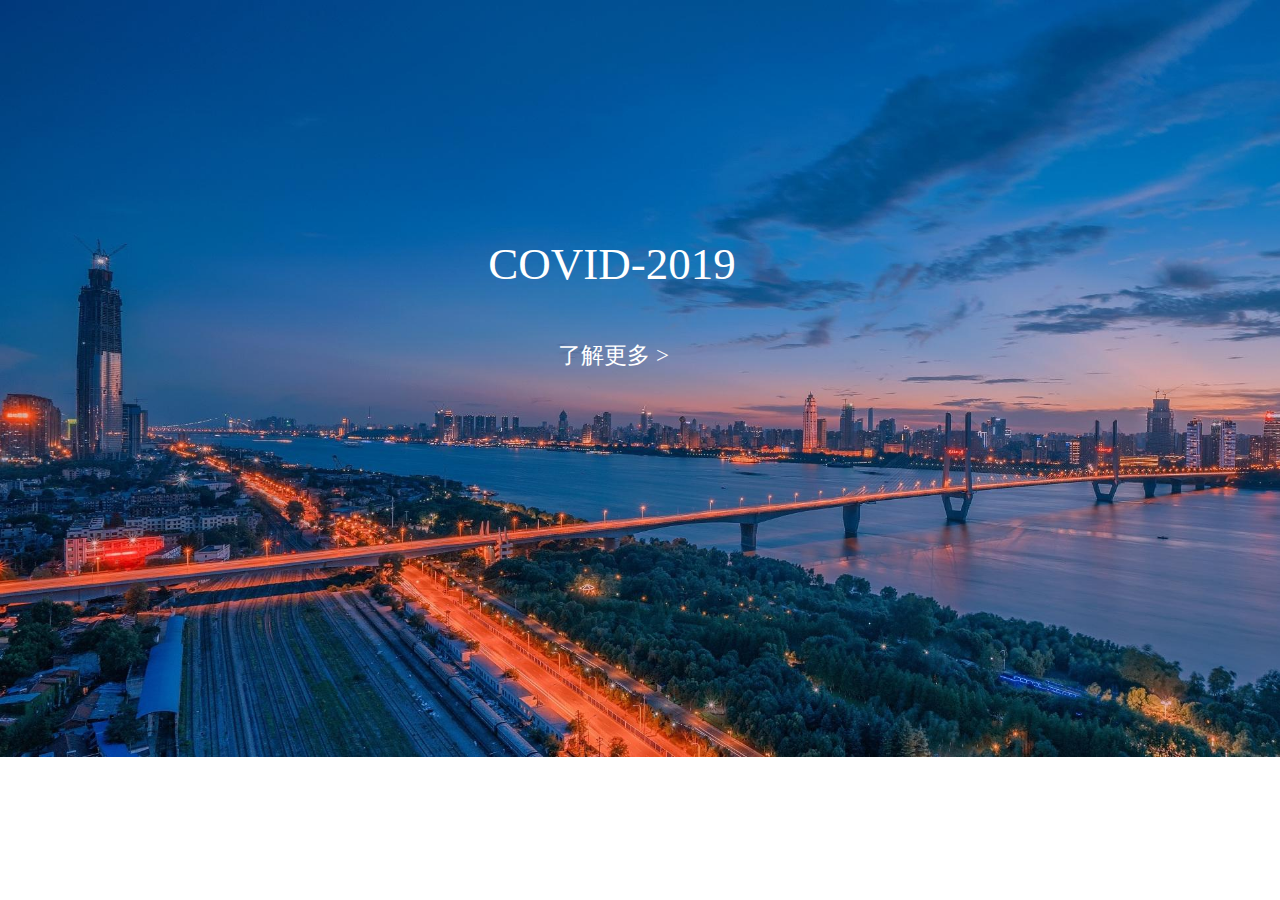
<file: index.html>
<!DOCTYPE html>
<html lang="en">
<head>
	<meta charset="UTF-8">
	<title>实验</title>
	<style>
	body{
		
		background-size: cover;
		background-image: url("image/backone.jpg");
		background-repeat: no-repeat;

	}
	.text{
		font-size: 45px;		
		height: 45px;
		width: 270px;
		color:white;
		left: 38%;
		top: 230px;
		animation:moveone ;
		
		-moz-animation: moveone 2s ;	/* Firefox */
		-webkit-animation: moveone 2s ;	/* Safari 和 Chrome */
		-o-animation: move 2s;	/* Opera */
		position: relative;
	}
	a{
		font-size: 23px;
		display: block;
		color: white;
		text-decoration: none;
		margin-top:  50px ;
		margin-left: 70px;

		animation:isshow ;
		-moz-animation: isshow 2s ;	/* Firefox */
		-webkit-animation: isshow 2s ;	/* Safari 和 Chrome */
		-o-animation: isshow 2s;	/* Opera */

		transition:font-size 1s;
		-moz-transition:font-size 1s; /* Firefox 4 */
		-webkit-transition:font-size 1s; /* Safari and Chrome */
		-o-transition:font-size 1s; /* Opera */
		visibility:visible;
	}
	a:hover{
		
		font-size: 25px;
	}
	@keyframes moveone
{
		0%   {top:0px;}	
		100% {top:230px;}
}

	@-moz-keyframes moveone /* Firefox */
		{
		0%   {top:0px;}	
		100% {top:230px;}
		}
		
		@-webkit-keyframes moveone /* Safari 和 Chrome */
		{
		0%   {top:0px;}	
		100% {top:230px;}
		}
		
		@-o-keyframes moveone /* Opera */
		{
		0%   {top:0px;}	
		100% {top:230px;}
		}
		
		@keyframes isshow
{
		0%   {visibility:hidden;}	
		100% {visibility:hidden;}
}
		
		@-webkit-keyframes moveone /* Safari 和 Chrome */
		{
		0%   {visibility:hidden;}	
		100% {visibility:hidden;}
		}
	</style>

</head>

<body  style="overflow:-Scroll;overflow-y:hidden" > 
	<div class="body">
		<div class="text" >
			COVID-2019
			<a href="HTMLS\count.html">了解更多 ></a>
		</div>
		<div>
			
		</div>
	
	</div>
	
	<script>
	
	
	</script>
</body>
</html>
<!-- <!DOCTYPE html>
<html>
<head>
<style> 
div
{
width:100px;
height:100px;
background:red;
position:relative;
animation:myfirst 5s;
-moz-animation:myfirst 5s; /* Firefox */
-webkit-animation:myfirst 5s; /* Safari and Chrome */
-o-animation:myfirst 5s; /* Opera */
}

@keyframes myfirst
{
0%   {background:red; left:0px; top:0px;}
25%  {background:yellow; left:200px; top:0px;}
50%  {background:blue; left:200px; top:200px;}
75%  {background:green; left:0px; top:200px;}
100% {background:red; left:0px; top:0px;}
}

@-moz-keyframes myfirst /* Firefox */
{
0%   {background:red; left:0px; top:0px;}
25%  {background:yellow; left:200px; top:0px;}
50%  {background:blue; left:200px; top:200px;}
75%  {background:green; left:0px; top:200px;}
100% {background:red; left:0px; top:0px;}
}

@-webkit-keyframes myfirst /* Safari and Chrome */
{
0%   {background:red; left:0px; top:0px;}
25%  {background:yellow; left:200px; top:0px;}
50%  {background:blue; left:200px; top:200px;}
75%  {background:green; left:0px; top:200px;}
100% {background:red; left:0px; top:0px;}
}

@-o-keyframes myfirst /* Opera */
{
0%   {background:red; left:0px; top:0px;}
25%  {background:yellow; left:200px; top:0px;}
50%  {background:blue; left:200px; top:200px;}
75%  {background:green; left:0px; top:200px;}
100% {background:red; left:0px; top:0px;}
}
</style>
</head>
<body>

<p><b>注释：</b>本例在 Internet Explorer 中无效。</p>

<div></div>

</body>
</html> -->
</file>
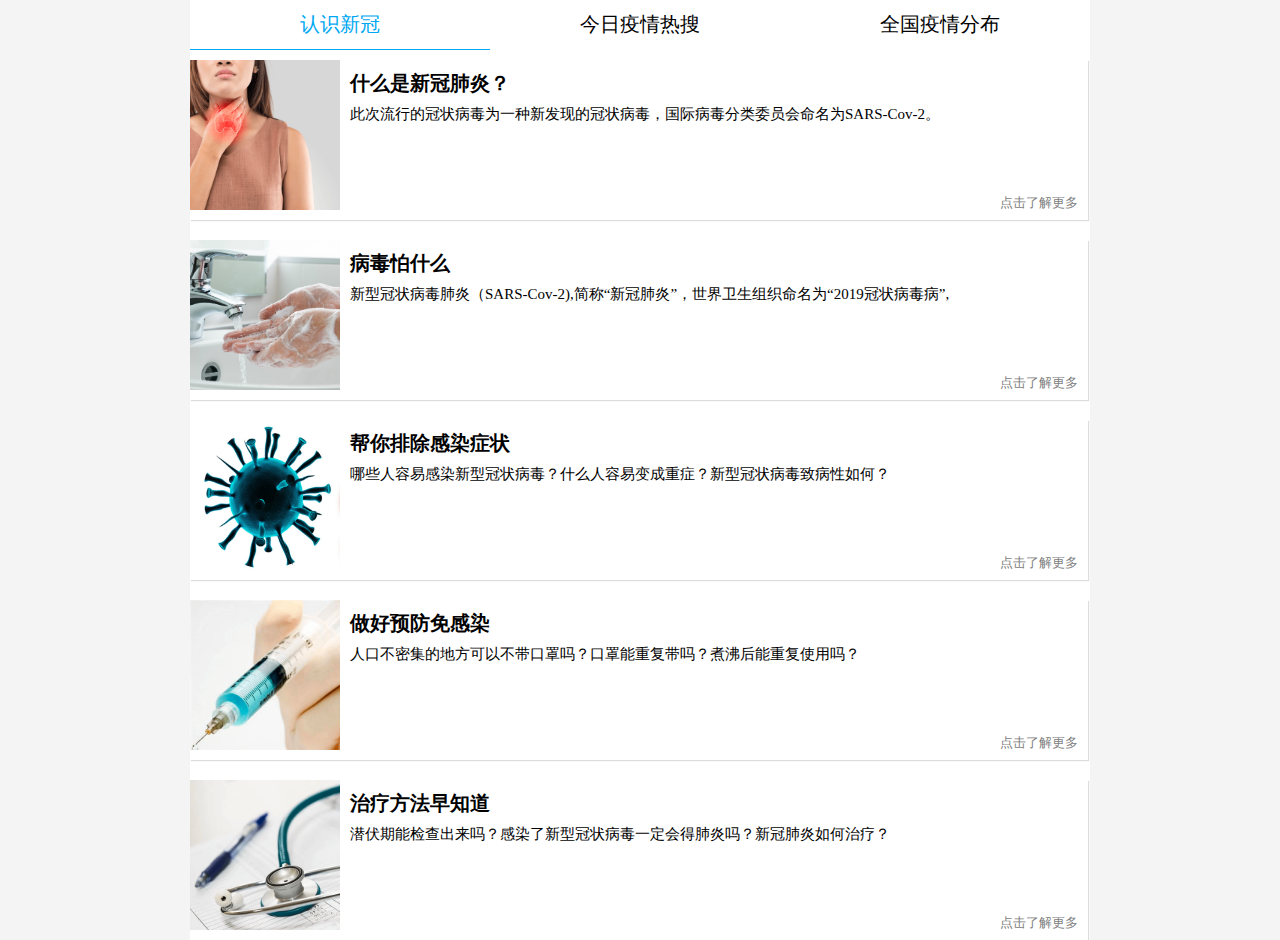
<file: HTMLS/count.html>
<!DOCTYPE html>
<html lang="en">
<head>
	<meta charset="UTF-8">
	<title>count</title>
	<style>
	h3,h1,p,table,tr,td,ul,li{
		margin:0;
		padding: 0;
	}
	body{
		background-color: #f4f4f4;
		margin: 0;
		padding: 0;
	}
	.content{
		width: 900px;		
		margin: 0 auto;		
		background-color: white;
	}
	#title{
		height:50px;

	}
	#title span{
		width: 300px;
		height:49px;
		float: left;
		text-align: center;
		color: black;
		font-size: 20px;
		line-height: 49px;
		background-color:white;
	}
	#title .current{
		color:#00a8f3;
		border-bottom: 1px solid #00a8f3;
	}
	#one div{
		width: 898px;
		height:150px;
		padding-top: 10px;
		position: relative;
		margin-top: 10px;
		box-shadow:  1px 1px 1px 0px #dddddd;
		margin-bottom: 20px;	
		text-indent: 10em;		
		
	}
	#one .picone{
		background: url("../image/11.png") no-repeat;
		background-repeat: no-repeat;
		background-size:150px 150px;	

	}
	#one .pictwo{
		background: url("../image/33.jpg") no-repeat;
		background-repeat: no-repeat;
		background-size:150px 150px;	
		
	}
	#one .picthree{
		background: url("../image/22.jpg") no-repeat;
		background-repeat: no-repeat;
		background-size:150px 150px;	
		
	}
	#one .picfour{
		background: url("../image/44.png") no-repeat;
		background-repeat: no-repeat;
		background-size:150px 150px;	
		
	}

	#one div.nomarginbottom{
		margin-bottom: 0px;
		background: url("../image/55.png") no-repeat;
		background-repeat: no-repeat;
		background-size:150px 150px;	
		
	}
	.contentbox{

		display: none;
	}
	.contentbox.current{
		display: block;
	}	

    #one  div h3{
		display: block;
		margin-bottom: 8px;
		font-size: 20px;
	}
	#one p{
		font-size: 15px;
	}
	#one div a{
		right: 0px;
		display: block;
		bottom: 8px;
		position: absolute;
		font-size: 13px;
		text-decoration: none;
		right: 10px;
		font-size: 13px;
		color:gray;
	}
	#one div a:hover{
		color:#00a8f3;
	}
	#two{
		margin-top: 10px;
	}
	#two div{
		width: 900px;
		height: 610px;
		padding-top: 10px;
		position: relative;
		padding-left: 70px;
	}
	#two li{
		width: 85%;
		height:50px;
		font-size: 17px;
		line-height: 50px;
		list-style: none;
		display: block;
	}
	#two span{
		color:#cccecf;
		margin-right: 10px;
	}
	#two span.one{
		color:#f13f64;
	}
	#two span.two{
		color:#ff6a25;
	}
	#two span.three{
		color:#faa90e;
	}



	#three{
		margin-top: 10px;
	}
	#three p{
		color:gray;
		margin-bottom: 5px;
	}
	#three div{
		width:900px;		
	}
	#three table{
		border-spacing: 0px 0px;
	}
	#three td{
		width: 180px;
		border: none;
		height:30px;
		font-size: 15px;
		vertical-align: middle;
		text-align:center;

	}
	#three th{
		line-height:30px;
		font-size: 18px;
		font-weight: bold;
	}
	.region{
		background-color: #e3e7f3;
	}
	.now{
		background-color:#f3bab0;
	}
	.all{
		background-color:#e69a8d;
	}
	.dead{
		background-color:#b4c0d5;
	}
	.cure{
		background-color:#95db9a;
	}
	</style>
</head>
<body>
	<div class="content">
		<div id="title" >
			<span class="current">认识新冠</span>
			<span >今日疫情热搜</span>
			<span>全国疫情分布</span>
		</div >	
		<!-- 第一个盒子 -->	
		<div  class="contentbox current" id="one">
		 	<div  class="picone">
				<h3>什么是新冠肺炎？</h3>
				<p>此次流行的冠状病毒为一种新发现的冠状病毒，国际病毒分类委员会命名为SARS-Cov-2。</p> 
				<a href="pagetwo.html">点击了解更多</a>
			</div>
			<div class="pictwo">
				<h3>病毒怕什么</h3>
				<p>新型冠状病毒肺炎（SARS-Cov-2),简称“新冠肺炎”，世界卫生组织命名为“2019冠状病毒病”,<!-- 是指2019新型冠状病毒感染导致的肺炎。 --></p> 
				<a href="pagethree.html">点击了解更多</a>
			</div>
			<div class="picthree">				
				<h3>帮你排除感染症状</h3>
				<p>哪些人容易感染新型冠状病毒？什么人容易变成重症？新型冠状病毒致病性如何？</p> 
				<a href="pageone.html">点击了解更多</a>
			</div>
			<div class="picfour">
				<h3>做好预防免感染</h3>
				<p>人口不密集的地方可以不带口罩吗？口罩能重复带吗？煮沸后能重复使用吗？</p> 
				<a href="pagefour.html">点击了解更多</a>
			</div >
			<div class="nomarginbottom">
				<h3>治疗方法早知道</h3>
				<p>潜伏期能检查出来吗？感染了新型冠状病毒一定会得肺炎吗？新冠肺炎如何治疗？</p> 
				<a href="pagefive.html">点击了解更多</a>
			</div> 
		</div>
		
		<!-- 第二个盒子 -->
		<div   class="contentbox" id="two">
			<div>
				<ul>
					<li><span class="one">1</span>新型肺炎实时动态</li>
					<li><span class="two">2</span>高危人群不建议五一出行旅游</li>
					<li><span class="three">3</span>这国成功研发新冠肺炎疫苗奖139万</li>
					<li><span>4</span>美国首次发现宠物感染新冠</li>
					<li><span>5</span>深圳首次公布师生感染情况</li>
					<li><span>6</span>疫情期间减重120斤</li>
					<li><span>7</span>17地明确禁办婚宴等酒席</li>
					<li><span>8</span>武汉现有确诊首次降至100例以下</li>
					<li><span>9</span>20架临时航班接回在外中国公民</li>
					<li><span>10</span>武汉公共交通恢复</li>		
					<li><span>11</span>日本一幼儿院8名婴幼儿感染新冠</li>
					<li><span>12</span>浙江衢州两会见面改行作揖礼</li>
					
					
				</ul>
			</div>
		 </div> 

		<!-- 第三个盒子 -->
		<!-- 全国确诊分布表 -->
		 <div  class="contentbox" id="three" >
			<div>
				<p>数据更新时间为：2020年4月24日</p>
				<table>
				<tr>
						<th class="region">地区</th>
						<th class="now">现存确诊</th>
						<th class="all">累计确诊</th>
						<th class="dead">死亡</th>
						<th class="cure">治愈</th>					
					</tr>
					<tr>
						<td>黑龙江</td>
						<td>425</td>
						<td>925</td>
						<td>13</td>
						<td>487</td>
					</tr>
					<tr>
						<td>香港</td>
						<td>332</td>
						<td>1035</td>
						<td>4</td>
						<td>699</td>
					</tr>
					<tr>
						<td>台湾</td>
						<td>168</td>
						<td>427</td>
						<td>6</td>
						<td>253</td>
					</tr>
					<tr>
						<td>上海</td>
						<td>100</td>
						<td>640</td>
						<td>7</td>
						<td>533</td>
					</tr>
					<tr>
						<td>内蒙古</td>
						<td>85</td>
						<td>194</td>
						<td>1</td>
						<td>108</td>
					</tr>
					<tr>
						<td>湖北</td>
						<td>69</td>
						<td>68128</td>
						<td>4512</td>
						<td>63547</td>
					</tr>
					<tr>
						<td>北京</td>
						<td>63</td>
						<td>593</td>
						<td>8</td>
						<td>522</td>
					</tr>
					<tr>
						<td>山西</td>
						<td>55</td>
						<td>197</td>
						<td>0</td>
						<td>142</td>
					</tr>
					<tr>
						<td>广东</td>
						<td>49</td>
						<td>1585</td>
						<td>8</td>
						<td>1528</td>
					</tr>
					<tr>
						<td>澳门</td>
						<td>18</td>
						<td>45</td>
						<td>0</td>
						<td>27</td>
					</tr>
					<tr>
						<td>山东</td>
						<td>14</td>
						<td>787</td>
						<td>7</td>
						<td>766</td>
					</tr>
					<tr>
						<td>浙江</td>
						<td>11</td>
						<td>1268</td>
						<td>1</td>
						<td>1256</td>
					</tr>

					<tr>
						<td>福建</td>
						<td>8</td>
						<td>355</td>
						<td>1</td>
						<td>99</td>
					</tr>
					<tr>
						<td>江苏</td>
						<td>7</td>
						<td>653</td>
						<td>0</td>
						<td>646</td>
					</tr>
					<tr>
						<td>天津</td>
						<td>7</td>
						<td>189</td>
						<td>3</td>
						<td>179</td>
					</tr>
					<tr>
						<td>河北</td>
						<td>5</td>
						<td>328</td>
						<td>6</td>
						<td>317</td>
					</tr>
					<tr>
						<td>云南</td>
						<td>2</td>
						<td>184</td>
						<td>2</td>
						<td>180</td>
					</tr>
					<tr>
						<td>安徽</td>
						<td>1</td>
						<td>991</td>
						<td>6</td>
						<td>984</td>
					</tr>
					<tr>
						<td>辽宁</td>
						<td>1</td>
						<td>146</td>
						<td>2</td>
						<td>143</td>
					</tr>
					<tr>
						<td>河南</td>
						<td>0</td>
						<td>1276</td>
						<td>22</td>
						<td>1245</td>
					</tr>
					<tr>
						<td>湖南</td>
						<td>0</td>
						<td>1019</td>
						<td>4</td>
						<td>1015</td>
					</tr>
					<tr>
						<td>重庆</td>
						<td>0</td>
						<td>597</td>
						<td>6</td>
						<td>573</td>
					</tr>
					<tr>
						<td>四川</td>
						<td>0</td>
						<td>561</td>
						<td>3</td>
						<td>558</td>
					</tr>
					<tr>
						<td>广西</td>
						<td>0</td>
						<td>254</td>
						<td>2</td>
						<td>252</td>
					</tr>
					<tr>
						<td>青海</td>
						<td>0</td>
						<td>18</td>
						<td>0</td>
						<td>18</td>
					</tr>
					<tr>
						<td>西藏</td>
						<td>0</td>
						<td>1</td>
						<td>0</td>
						<td>1</td>
					</tr>

				</table>
			</div>
		</div>
		
	</div>




	<script>
	var title=document.getElementById("title");
	var spans=title.getElementsByTagName("span");
	var contentbox=document.getElementsByClassName("contentbox");
	let index=0;

	for (let i = 0; i < spans.length; i++) {
		spans[i].onmouseover=function () {
			 spans[index].className="";
			 contentbox[index].className="contentbox";
			 index=i;
			 spans[index].className="current";
			 contentbox[index].className="contentbox current";
		}		 
	}

	var second=document.getElementById("two");
	var lis=second.getElementsByTagName("li");
	var s= ["https://www.baidu.com/s?word=%E6%96%B0%E5%9E%8B%E8%82%BA%E7%82%8E%E5%AE%9E%E6%97%B6%E5%8A%A8%E6%80%81&sa=osari_hotword_1&mmsuse=sarifrom@osari_pc_1",
	"https://www.baidu.com/s?word=%E9%AB%98%E5%8D%B1%E4%BA%BA%E7%BE%A4%E4%B8%8D%E5%BB%BA%E8%AE%AE%E4%BA%94%E4%B8%80%E5%87%BA%E8%A1%8C%E6%97%85%E6%B8%B8&sa=osari_hotword_2&mmsuse=sarifrom@osari_pc_1",
	"https://www.baidu.com/s?word=%E8%BF%99%E5%9B%BD%E6%88%90%E5%8A%9F%E7%A0%94%E5%8F%91%E6%96%B0%E5%86%A0%E7%96%AB%E8%8B%97%E8%80%85%E5%A5%96139%E4%B8%87&sa=osari_hotword_3&mmsuse=sarifrom@osari_pc_1",
	"https://www.baidu.com/s?word=%E7%BE%8E%E5%9B%BD%E9%A6%96%E6%AC%A1%E5%8F%91%E7%8E%B0%E5%AE%A0%E7%89%A9%E6%84%9F%E6%9F%93%E6%96%B0%E5%86%A0&sa=osari_hotword_4&mmsuse=sarifrom@osari_pc_1",
	"https://www.baidu.com/s?word=%E6%B7%B1%E5%9C%B3%E9%A6%96%E6%AC%A1%E5%85%AC%E5%B8%83%E5%B8%88%E7%94%9F%E6%84%9F%E6%9F%93%E6%83%85%E5%86%B5&sa=osari_hotword_5&mmsuse=sarifrom@osari_pc_1",
	"https://www.baidu.com/s?word=%E7%96%AB%E6%83%85%E6%9C%9F%E9%97%B4%E5%87%8F%E9%87%8D120%E6%96%A4&sa=osari_hotword_6&mmsuse=sarifrom@osari_pc_1",
	"https://www.baidu.com/s?word=17%E5%9C%B0%E6%98%8E%E7%A1%AE%E7%A6%81%E5%8A%9E%E5%A9%9A%E5%AE%B4%E7%AD%89%E9%85%92%E5%B8%AD&sa=osari_hotword_7&mmsuse=sarifrom@osari_pc_1",
	"https://www.baidu.com/s?word=%E6%AD%A6%E6%B1%89%E7%8E%B0%E6%9C%89%E7%A1%AE%E8%AF%8A%E9%A6%96%E6%AC%A1%E9%99%8D%E8%87%B3100%E4%BE%8B%E4%BB%A5%E4%B8%8B&sa=osari_hotword_8&mmsuse=sarifrom@osari_pc_1",
	"https://www.baidu.com/s?word=20%E6%9E%B6%E4%B8%B4%E6%97%B6%E8%88%AA%E7%8F%AD%E6%8E%A5%E5%9B%9E%E5%9C%A8%E5%A4%96%E4%B8%AD%E5%9B%BD%E5%85%AC%E6%B0%91%09&sa=osari_hotword_9&mmsuse=sarifrom@osari_map",
	"https://www.baidu.com/s?word=%E6%AD%A6%E6%B1%89%E5%85%AC%E5%85%B1%E4%BA%A4%E9%80%9A%E6%81%A2%E5%A4%8D&sa=osari_hotword_10&mmsuse=sarifrom@osari_map",
	"https://www.baidu.com/s?word=%E6%97%A5%E6%9C%AC%E4%B8%80%E5%B9%BC%E5%84%BF%E9%99%A28%E5%90%8D%E5%A9%B4%E5%B9%BC%E5%84%BF%E6%84%9F%E6%9F%93%E6%96%B0%E5%86%A0&sa=osari_hotword_11&mmsuse=sarifrom@osari_map",
	"https://www.baidu.com/s?word=%E6%B5%99%E6%B1%9F%E8%A1%A2%E5%B7%9E%E4%B8%A4%E4%BC%9A%E8%A7%81%E9%9D%A2%E6%94%B9%E8%A1%8C%E4%BD%9C%E6%8F%96%E7%A4%BC&sa=osari_hotword_12&mmsuse=sarifrom@osari_map"];

	let note=0;
	for (let i = 0; i < lis.length; i++) {
		lis[i].onmouseover=function () {
			 lis[note].style.backgroundColor="white";
			 note=i
			 lis[note].style.backgroundColor="#cccecf";
			 lis[i].onclick=function(){
			 	window.location=s[note];
			 }
		}		 
	}
	
	


	</script>
</body>
</html>
</file>
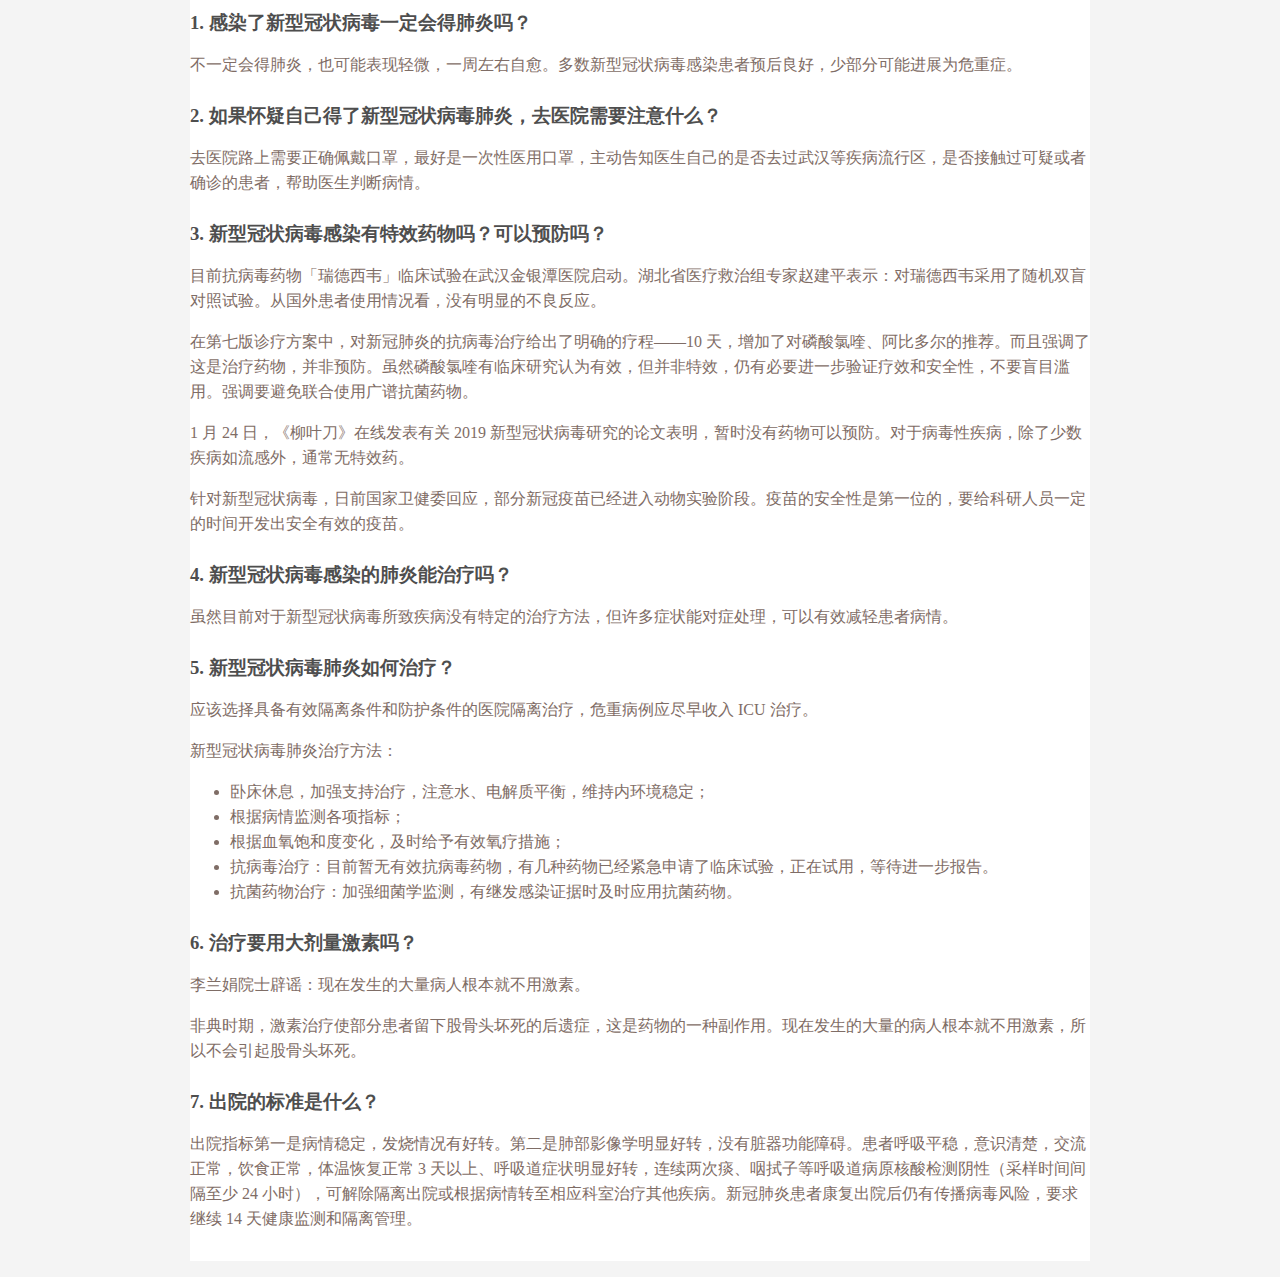
<file: HTMLS/pagefive.html>
<!DOCTYPE html>
<html lang="en">
<head>
	<meta charset="UTF-8">
	<title>Document</title>
	<link rel="stylesheet" href="css.css">

</head>
<body>
	<div>
		<h3>1. 感染了新型冠状病毒一定会得肺炎吗？</h3>
		<p>不一定会得肺炎，也可能表现轻微，一周左右自愈。多数新型冠状病毒感染患者预后良好，少部分可能进展为危重症。</p>
		
		<h3>2. 如果怀疑自己得了新型冠状病毒肺炎，去医院需要注意什么？</h3>
		<p>去医院路上需要正确佩戴口罩，最好是一次性医用口罩，主动告知医生自己的是否去过武汉等疾病流行区，是否接触过可疑或者确诊的患者，帮助医生判断病情。</p>

		<h3>3. 新型冠状病毒感染有特效药物吗？可以预防吗？</h3>
		<p>目前抗病毒药物「瑞德西韦」临床试验在武汉金银潭医院启动。湖北省医疗救治组专家赵建平表示：对瑞德西韦采用了随机双盲对照试验。从国外患者使用情况看，没有明显的不良反应。</p>
		<p>在第七版诊疗方案中，对新冠肺炎的抗病毒治疗给出了明确的疗程——10 天，增加了对磷酸氯喹、阿比多尔的推荐。而且强调了这是治疗药物，并非预防。虽然磷酸氯喹有临床研究认为有效，但并非特效，仍有必要进一步验证疗效和安全性，不要盲目滥用。强调要避免联合使用广谱抗菌药物。</p>
		<p>1 月 24 日，《柳叶刀》在线发表有关 2019 新型冠状病毒研究的论文表明，暂时没有药物可以预防。对于病毒性疾病，除了少数疾病如流感外，通常无特效药。</p>
		<p>针对新型冠状病毒，日前国家卫健委回应，部分新冠疫苗已经进入动物实验阶段。疫苗的安全性是第一位的，要给科研人员一定的时间开发出安全有效的疫苗。</p>


		<h3>4. 新型冠状病毒感染的肺炎能治疗吗？</h3>
		<p>虽然目前对于新型冠状病毒所致疾病没有特定的治疗方法，但许多症状能对症处理，可以有效减轻患者病情。<p>

		<h3>5. 新型冠状病毒肺炎如何治疗？</h3>
		<p>应该选择具备有效隔离条件和防护条件的医院隔离治疗，危重病例应尽早收入 ICU 治疗。</p>
		<p>新型冠状病毒肺炎治疗方法：</p>
		<ul>
			<li>卧床休息，加强支持治疗，注意水、电解质平衡，维持内环境稳定；</li>
			<li>根据病情监测各项指标；</li>
			<li>根据血氧饱和度变化，及时给予有效氧疗措施；</li>
			<li>抗病毒治疗：目前暂无有效抗病毒药物，有几种药物已经紧急申请了临床试验，正在试用，等待进一步报告。</li>
			<li>抗菌药物治疗：加强细菌学监测，有继发感染证据时及时应用抗菌药物。</li>
		</ul>





		<h3>6. 治疗要用大剂量激素吗？</h3>
		<p>李兰娟院士辟谣：现在发生的大量病人根本就不用激素。</p>
		<p>非典时期，激素治疗使部分患者留下股骨头坏死的后遗症，这是药物的一种副作用。现在发生的大量的病人根本就不用激素，所以不会引起股骨头坏死。</p>

		<h3>7. 出院的标准是什么？</h3>
		<p class="bottomline">出院指标第一是病情稳定，发烧情况有好转。第二是肺部影像学明显好转，没有脏器功能障碍。患者呼吸平稳，意识清楚，交流正常，饮食正常，体温恢复正常 3 天以上、呼吸道症状明显好转，连续两次痰、咽拭子等呼吸道病原核酸检测阴性（采样时间间隔至少 24 小时），可解除隔离出院或根据病情转至相应科室治疗其他疾病。新冠肺炎患者康复出院后仍有传播病毒风险，要求继续 14 天健康监测和隔离管理。</p>

		</div>
</body>
</html>
</file>
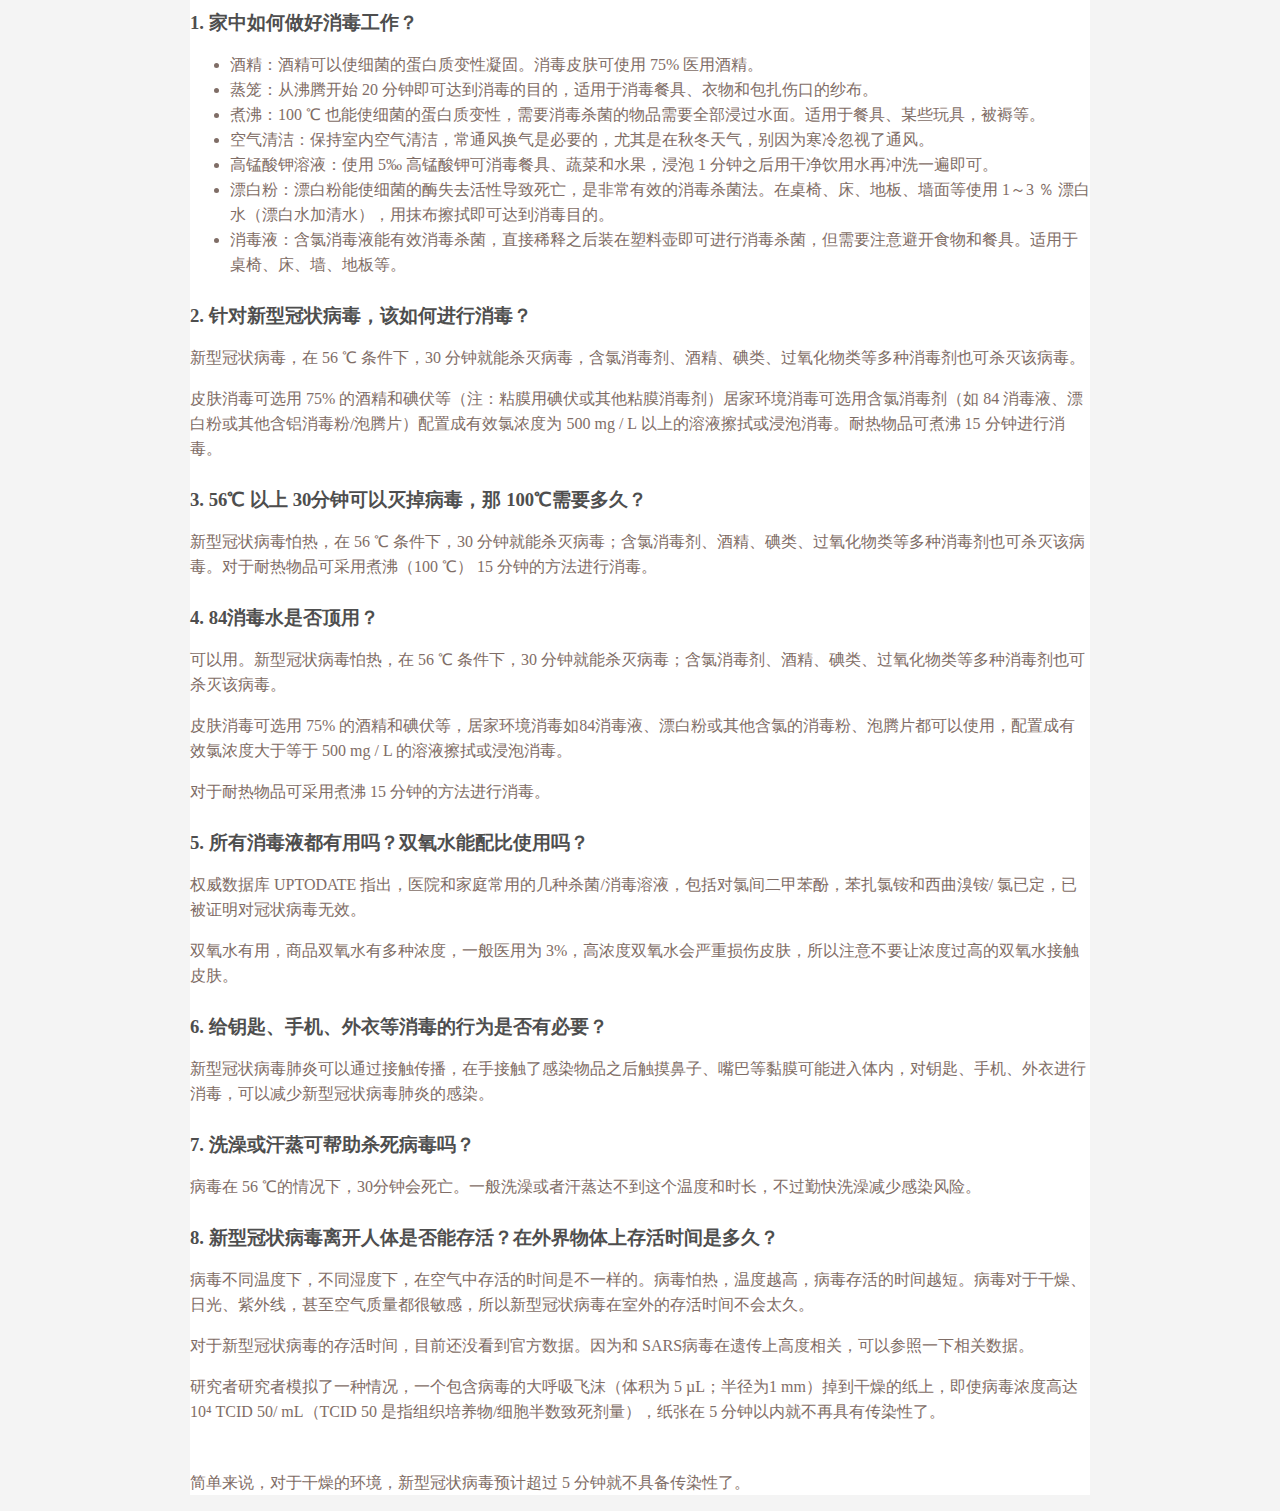
<file: HTMLS/pagefour.html>
<!DOCTYPE html>
<html lang="en">
<head>
	<meta charset="UTF-8">
	<title>Document</title>
	<link rel="stylesheet" href="css.css">
</head>
<body>
	<div>
	<h3>1. 家中如何做好消毒工作？</h3>
	<ul>
		<li>酒精：酒精可以使细菌的蛋白质变性凝固。消毒皮肤可使用 75% 医用酒精。</li>
		<li>蒸笼：从沸腾开始 20 分钟即可达到消毒的目的，适用于消毒餐具、衣物和包扎伤口的纱布。</li>
		<li>煮沸：100 ℃ 也能使细菌的蛋白质变性，需要消毒杀菌的物品需要全部浸过水面。适用于餐具、某些玩具，被褥等。</li>
		<li>空气清洁：保持室内空气清洁，常通风换气是必要的，尤其是在秋冬天气，别因为寒冷忽视了通风。</li>
		<li>高锰酸钾溶液：使用 5‰ 高锰酸钾可消毒餐具、蔬菜和水果，浸泡 1 分钟之后用干净饮用水再冲洗一遍即可。</li>
		<li>漂白粉：漂白粉能使细菌的酶失去活性导致死亡，是非常有效的消毒杀菌法。在桌椅、床、地板、墙面等使用 1～3 ％ 漂白水（漂白水加清水），用抹布擦拭即可达到消毒目的。</li>
		<li>消毒液：含氯消毒液能有效消毒杀菌，直接稀释之后装在塑料壶即可进行消毒杀菌，但需要注意避开食物和餐具。适用于桌椅、床、墙、地板等。</li>
	</ul>


		<h3>2. 针对新型冠状病毒，该如何进行消毒？</h3>
		<p>新型冠状病毒，在 56 ℃ 条件下，30 分钟就能杀灭病毒，含氯消毒剂、酒精、碘类、过氧化物类等多种消毒剂也可杀灭该病毒。</p>
		<p>皮肤消毒可选用 75% 的酒精和碘伏等（注：粘膜用碘伏或其他粘膜消毒剂）居家环境消毒可选用含氯消毒剂（如 84 消毒液、漂白粉或其他含铝消毒粉/泡腾片）配置成有效氯浓度为 500 mg / L 以上的溶液擦拭或浸泡消毒。耐热物品可煮沸 15 分钟进行消毒。</p>


		<h3>3. 56℃ 以上 30分钟可以灭掉病毒，那 100℃需要多久？</h3>
		<p>新型冠状病毒怕热，在 56 ℃ 条件下，30 分钟就能杀灭病毒；含氯消毒剂、酒精、碘类、过氧化物类等多种消毒剂也可杀灭该病毒。对于耐热物品可采用煮沸（100 ℃） 15 分钟的方法进行消毒。</p>
		


		<h3>4. 84消毒水是否顶用？</h3>
		<p>可以用。新型冠状病毒怕热，在 56 ℃ 条件下，30 分钟就能杀灭病毒；含氯消毒剂、酒精、碘类、过氧化物类等多种消毒剂也可杀灭该病毒。<p>
		<p>皮肤消毒可选用 75% 的酒精和碘伏等，居家环境消毒如84消毒液、漂白粉或其他含氯的消毒粉、泡腾片都可以使用，配置成有效氯浓度大于等于 500 mg / L 的溶液擦拭或浸泡消毒。</p>
		<p>对于耐热物品可采用煮沸 15 分钟的方法进行消毒。</p>

		<h3>5. 所有消毒液都有用吗？双氧水能配比使用吗？</h3>
		<p>权威数据库 UPTODATE 指出，医院和家庭常用的几种杀菌/消毒溶液，包括对氯间二甲苯酚，苯扎氯铵和西曲溴铵/ 氯已定，已被证明对冠状病毒无效。</p>
		<p>双氧水有用，商品双氧水有多种浓度，一般医用为 3%，高浓度双氧水会严重损伤皮肤，所以注意不要让浓度过高的双氧水接触皮肤。</p>
		
		<h3>6. 给钥匙、手机、外衣等消毒的行为是否有必要？</h3>
		<p>新型冠状病毒肺炎可以通过接触传播，在手接触了感染物品之后触摸鼻子、嘴巴等黏膜可能进入体内，对钥匙、手机、外衣进行消毒，可以减少新型冠状病毒肺炎的感染。</p>

		<h3>7. 洗澡或汗蒸可帮助杀死病毒吗？</h3>
		<p>病毒在 56 ℃的情况下，30分钟会死亡。一般洗澡或者汗蒸达不到这个温度和时长，不过勤快洗澡减少感染风险。</p>

		<h3>8. 新型冠状病毒离开人体是否能存活？在外界物体上存活时间是多久？</h3>
		<p>病毒不同温度下，不同湿度下，在空气中存活的时间是不一样的。病毒怕热，温度越高，病毒存活的时间越短。病毒对于干燥、日光、紫外线，甚至空气质量都很敏感，所以新型冠状病毒在室外的存活时间不会太久。</p>
		<p>对于新型冠状病毒的存活时间，目前还没看到官方数据。因为和 SARS病毒在遗传上高度相关，可以参照一下相关数据。</p>
		<p class="bottomline">研究者研究者模拟了一种情况，一个包含病毒的大呼吸飞沫（体积为 5 µL；半径为1 mm）掉到干燥的纸上，即使病毒浓度高达 10⁴ TCID 50/ mL（TCID 50 是指组织培养物/细胞半数致死剂量），纸张在 5 分钟以内就不再具有传染性了。</p>
		<p>简单来说，对于干燥的环境，新型冠状病毒预计超过 5 分钟就不具备传染性了。</p>
		</div>
</body>
</html>
</file>
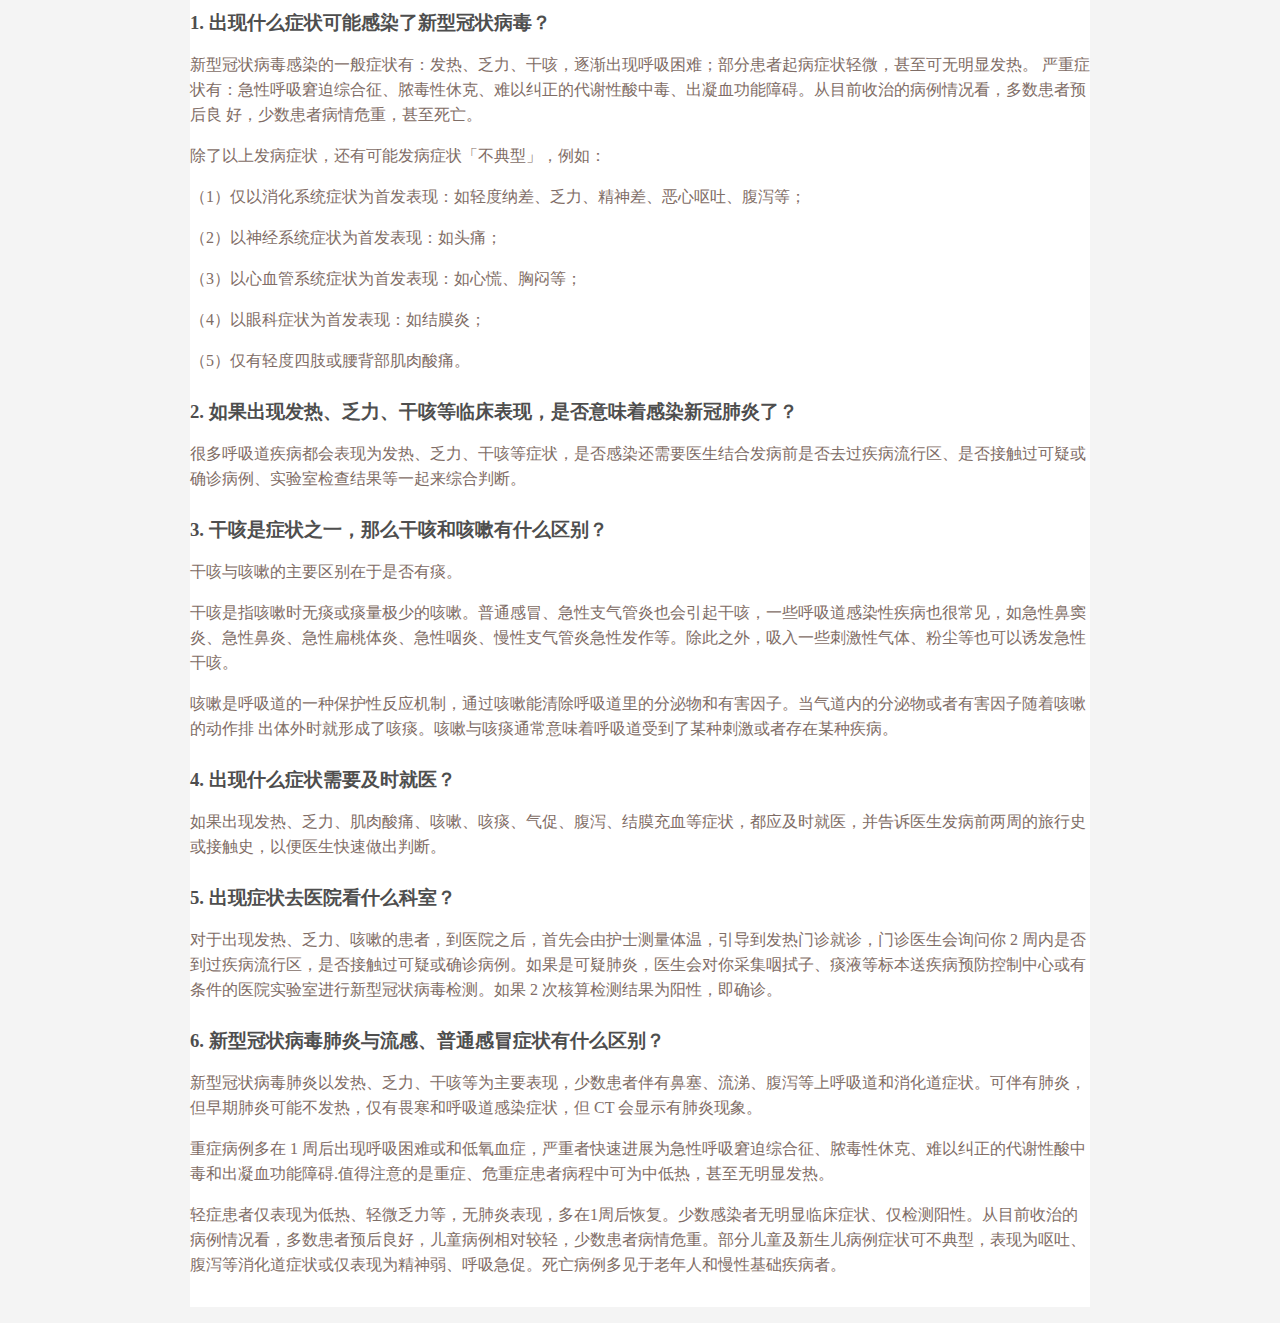
<file: HTMLS/pageone.html>
<!DOCTYPE html>
<html lang="en">
<head>
	<meta charset="UTF-8">
	<title>Document</title>
	<link rel="stylesheet" href="css.css">
</head>
<body>
	<div>
	<h3>1. 出现什么症状可能感染了新型冠状病毒？</h3>
	<p>新型冠状病毒感染的一般症状有：发热、乏力、干咳，逐渐出现呼吸困难；部分患者起病症状轻微，甚至可无明显发热。
		严重症状有：急性呼吸窘迫综合征、脓毒性休克、难以纠正的代谢性酸中毒、出凝血功能障碍。从目前收治的病例情况看，多数患者预后良		好，少数患者病情危重，甚至死亡。</p>
		<p>除了以上发病症状，还有可能发病症状「不典型」，例如：</p>
		<p>（1）仅以消化系统症状为首发表现：如轻度纳差、乏力、精神差、恶心呕吐、腹泻等；</p>
		<p>（2）以神经系统症状为首发表现：如头痛；</p>
		<p>（3）以心血管系统症状为首发表现：如心慌、胸闷等；</p>
		<p>（4）以眼科症状为首发表现：如结膜炎；</p>
		<p>（5）仅有轻度四肢或腰背部肌肉酸痛。</p>
		
		
		<h3>2. 如果出现发热、乏力、干咳等临床表现，是否意味着感染新冠肺炎了？</h3>
		<p>很多呼吸道疾病都会表现为发热、乏力、干咳等症状，是否感染还需要医生结合发病前是否去过疾病流行区、是否接触过可疑或确诊病例、实验室检查结果等一起来综合判断。</p>

		<h3>3. 干咳是症状之一，那么干咳和咳嗽有什么区别？</h3>
		<p>干咳与咳嗽的主要区别在于是否有痰。</p>
		<p>干咳是指咳嗽时无痰或痰量极少的咳嗽。普通感冒、急性支气管炎也会引起干咳，一些呼吸道感染性疾病也很常见，如急性鼻窦炎、急性鼻炎、急性扁桃体炎、急性咽炎、慢性支气管炎急性发作等。除此之外，吸入一些刺激性气体、粉尘等也可以诱发急性干咳。</p>
		<p>咳嗽是呼吸道的一种保护性反应机制，通过咳嗽能清除呼吸道里的分泌物和有害因子。当气道内的分泌物或者有害因子随着咳嗽的动作排	出体外时就形成了咳痰。咳嗽与咳痰通常意味着呼吸道受到了某种刺激或者存在某种疾病。</p>
		<h3>4. 出现什么症状需要及时就医？</h3>
		<p>如果出现发热、乏力、肌肉酸痛、咳嗽、咳痰、气促、腹泻、结膜充血等症状，都应及时就医，并告诉医生发病前两周的旅行史或接触史，以便医生快速做出判断。<p>

		<h3>5. 出现症状去医院看什么科室？</h3>
		<p>对于出现发热、乏力、咳嗽的患者，到医院之后，首先会由护士测量体温，引导到发热门诊就诊，门诊医生会询问你 2 周内是否到过疾病流行区，是否接触过可疑或确诊病例。如果是可疑肺炎，医生会对你采集咽拭子、痰液等标本送疾病预防控制中心或有条件的医院实验室进行新型冠状病毒检测。如果 2 次核算检测结果为阳性，即确诊。</p>
		
		<h3>6. 新型冠状病毒肺炎与流感、普通感冒症状有什么区别？</h3>
		<p>新型冠状病毒肺炎以发热、乏力、干咳等为主要表现，少数患者伴有鼻塞、流涕、腹泻等上呼吸道和消化道症状。可伴有肺炎，但早期肺炎可能不发热，仅有畏寒和呼吸道感染症状，但 CT 会显示有肺炎现象。</p>
		<p>重症病例多在 1 周后出现呼吸困难或和低氧血症，严重者快速进展为急性呼吸窘迫综合征、脓毒性休克、难以纠正的代谢性酸中毒和出凝血功能障碍.值得注意的是重症、危重症患者病程中可为中低热，甚至无明显发热。</p>
		<p class="bottomline">轻症患者仅表现为低热、轻微乏力等，无肺炎表现，多在1周后恢复。少数感染者无明显临床症状、仅检测阳性。从目前收治的病例情况看，多数患者预后良好，儿童病例相对较轻，少数患者病情危重。部分儿童及新生儿病例症状可不典型，表现为呕吐、腹泻等消化道症状或仅表现为精神弱、呼吸急促。死亡病例多见于老年人和慢性基础疾病者。</p>
		</div>
</body>
</html>
</file>
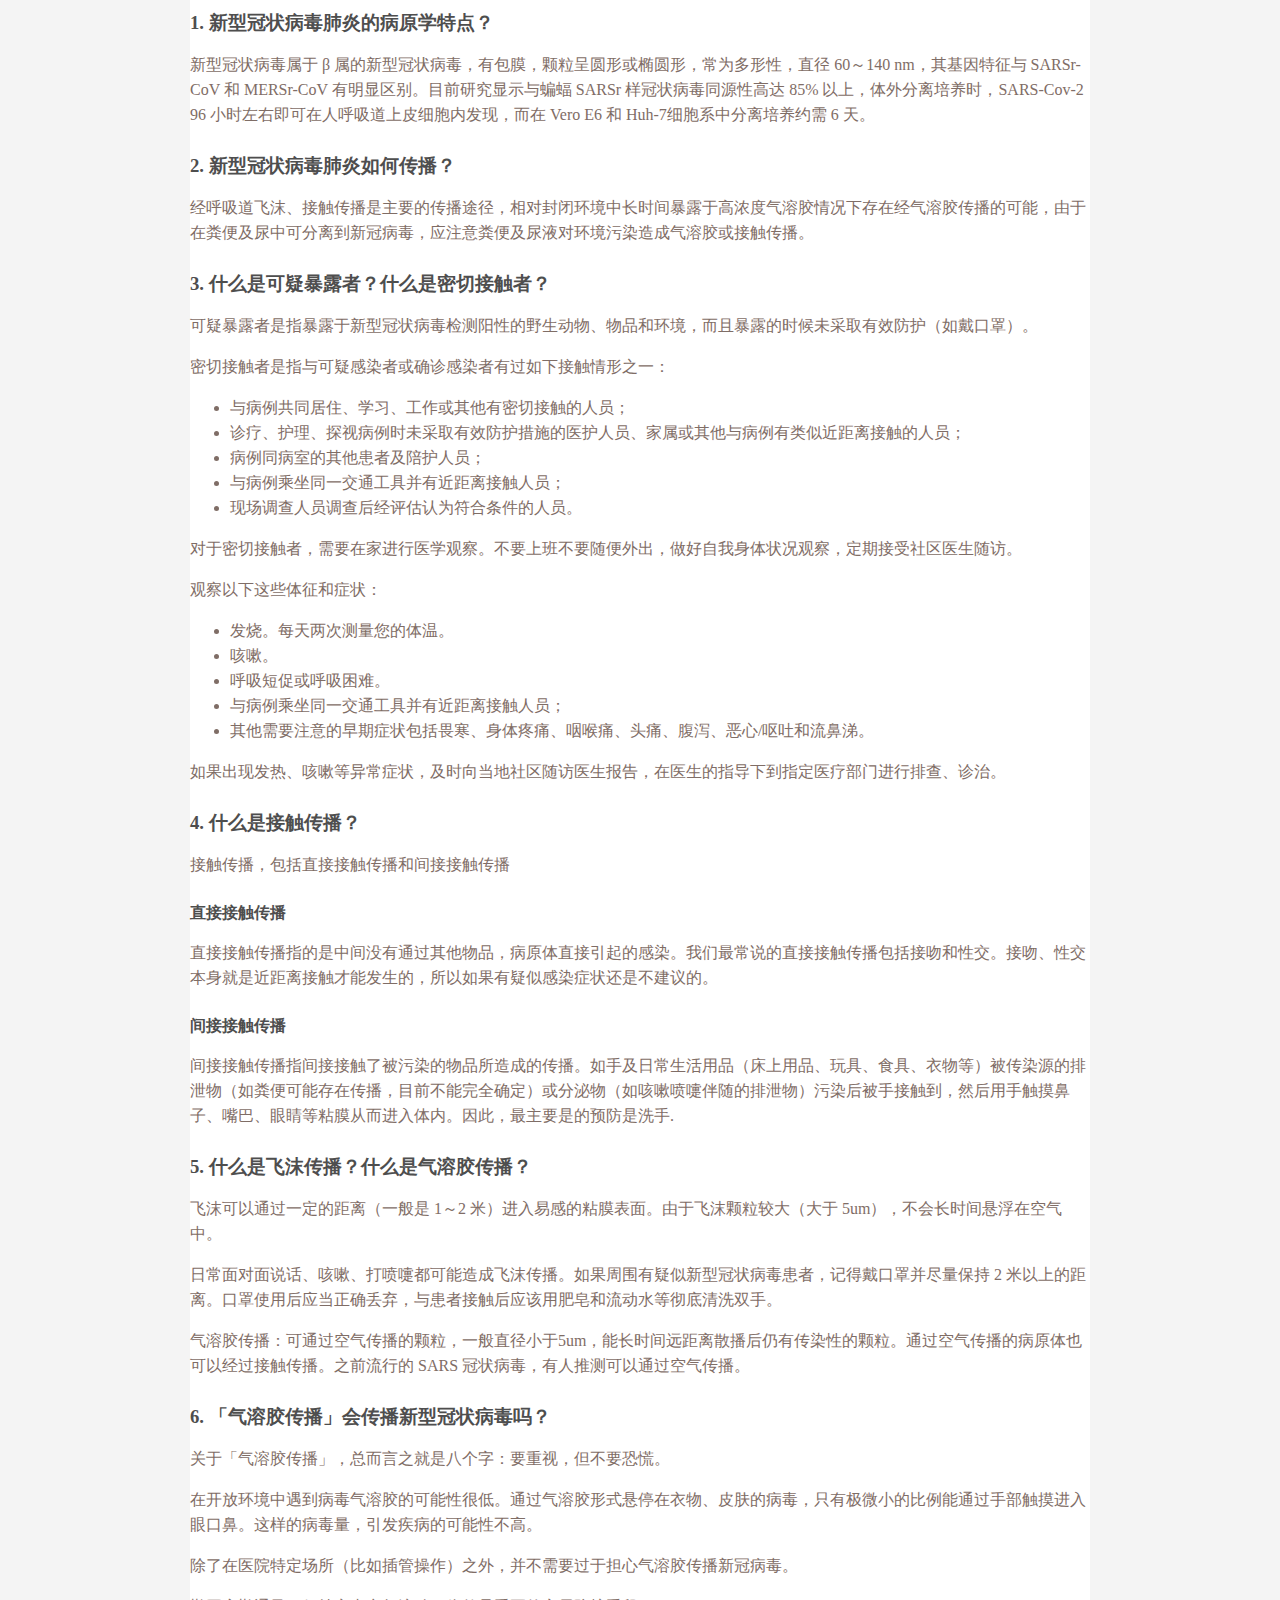
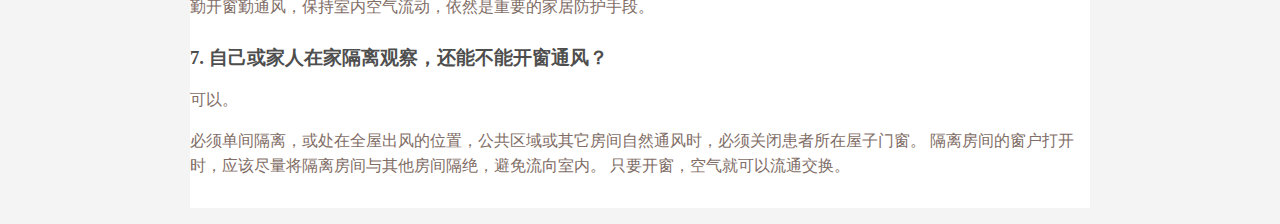
<file: HTMLS/pagethree.html>
<!DOCTYPE html>
<html lang="en">
<head>
	<meta charset="UTF-8">
	<title>Document</title>
	<link rel="stylesheet" href="css.css">
</head>
<body>
	<div>
		<h3>1. 新型冠状病毒肺炎的病原学特点？</h3>
		<p>新型冠状病毒属于 β 属的新型冠状病毒，有包膜，颗粒呈圆形或椭圆形，常为多形性，直径 60～140 	nm，其基因特征与 SARSr-CoV 和 MERSr-CoV 有明显区别。目前研究显示与蝙蝠 SARSr 样冠状病毒同源性高达 85% 	以上，体外分离培养时，SARS-Cov-2 96 小时左右即可在人呼吸道上皮细胞内发现，而在 Vero E6 和 Huh-7细胞系中分离培养约需 6 天。</p>
		
		
		<h3>2. 新型冠状病毒肺炎如何传播？</h3>
		<p>经呼吸道飞沫、接触传播是主要的传播途径，相对封闭环境中长时间暴露于高浓度气溶胶情况下存在经气溶胶传播的可能，由于在粪便及尿中可分离到新冠病毒，应注意粪便及尿液对环境污染造成气溶胶或接触传播。</p>


		<h3>3. 什么是可疑暴露者？什么是密切接触者？</h3>
		<p>可疑暴露者是指暴露于新型冠状病毒检测阳性的野生动物、物品和环境，而且暴露的时候未采取有效防护（如戴口罩）。</p>
		<p>密切接触者是指与可疑感染者或确诊感染者有过如下接触情形之一：</p>
		<ul>
			<li>与病例共同居住、学习、工作或其他有密切接触的人员；</li>
			<li>诊疗、护理、探视病例时未采取有效防护措施的医护人员、家属或其他与病例有类似近距离接触的人员；</li>
			<li>病例同病室的其他患者及陪护人员；</li>
			<li>与病例乘坐同一交通工具并有近距离接触人员；</li>
			<li>现场调查人员调查后经评估认为符合条件的人员。</li>
		</ul>
		<p>	对于密切接触者，需要在家进行医学观察。不要上班不要随便外出，做好自我身体状况观察，定期接受社区医生随访。</p>
		<p>观察以下这些体征和症状：</p>
		<ul>
			<li>发烧。每天两次测量您的体温。</li>
			<li>咳嗽。</li>
			<li>呼吸短促或呼吸困难。</li>
			<li>与病例乘坐同一交通工具并有近距离接触人员；</li>
			<li>其他需要注意的早期症状包括畏寒、身体疼痛、咽喉痛、头痛、腹泻、恶心/呕吐和流鼻涕。</li>
		</ul>
		<p>如果出现发热、咳嗽等异常症状，及时向当地社区随访医生报告，在医生的指导下到指定医疗部门进行排查、诊治。</p>


		<h3>4. 什么是接触传播？</h3>
		<p>接触传播，包括直接接触传播和间接接触传播<p>
		<h4>直接接触传播</h4>
		<p>直接接触传播指的是中间没有通过其他物品，病原体直接引起的感染。我们最常说的直接接触传播包括接吻和性交。接吻、性交本身就是近距离接触才能发生的，所以如果有疑似感染症状还是不建议的。</p>
		<h4>间接接触传播</h4>
		<p>间接接触传播指间接接触了被污染的物品所造成的传播。如手及日常生活用品（床上用品、玩具、食具、衣物等）被传染源的排泄物（如粪便可能存在传播，目前不能完全确定）或分泌物（如咳嗽喷嚏伴随的排泄物）污染后被手接触到，然后用手触摸鼻子、嘴巴、眼睛等粘膜从而进入体内。因此，最主要是的预防是洗手.</p>


		<h3>5. 什么是飞沫传播？什么是气溶胶传播？</h3>
		<p>飞沫可以通过一定的距离（一般是 1～2 米）进入易感的粘膜表面。由于飞沫颗粒较大（大于 5um），不会长时间悬浮在空气中。</p>
		<p>日常面对面说话、咳嗽、打喷嚏都可能造成飞沫传播。如果周围有疑似新型冠状病毒患者，记得戴口罩并尽量保持 2 米以上的距离。口罩使用后应当正确丢弃，与患者接触后应该用肥皂和流动水等彻底清洗双手。</p>
		<p>气溶胶传播：可通过空气传播的颗粒，一般直径小于5um，能长时间远距离散播后仍有传染性的颗粒。通过空气传播的病原体也可以经过接触传播。之前流行的 SARS 冠状病毒，有人推测可以通过空气传播。</p>



		<h3>6. 「气溶胶传播」会传播新型冠状病毒吗？</h3>
		<p>关于「气溶胶传播」，总而言之就是八个字：要重视，但不要恐慌。</p>
		<p>在开放环境中遇到病毒气溶胶的可能性很低。通过气溶胶形式悬停在衣物、皮肤的病毒，只有极微小的比例能通过手部触摸进入眼口鼻。这样的病毒量，引发疾病的可能性不高。</p>
		<p>除了在医院特定场所（比如插管操作）之外，并不需要过于担心气溶胶传播新冠病毒。</p>
		<p>勤开窗勤通风，保持室内空气流动，依然是重要的家居防护手段。</p>

		<h3>7. 自己或家人在家隔离观察，还能不能开窗通风？</h3>
		<p>可以。</p>
		<p class="bottomline">必须单间隔离，或处在全屋出风的位置，公共区域或其它房间自然通风时，必须关闭患者所在屋子门窗。
		隔离房间的窗户打开时，应该尽量将隔离房间与其他房间隔绝，避免流向室内。
		只要开窗，空气就可以流通交换。</p>

		</div>
</body>
</html>
</file>
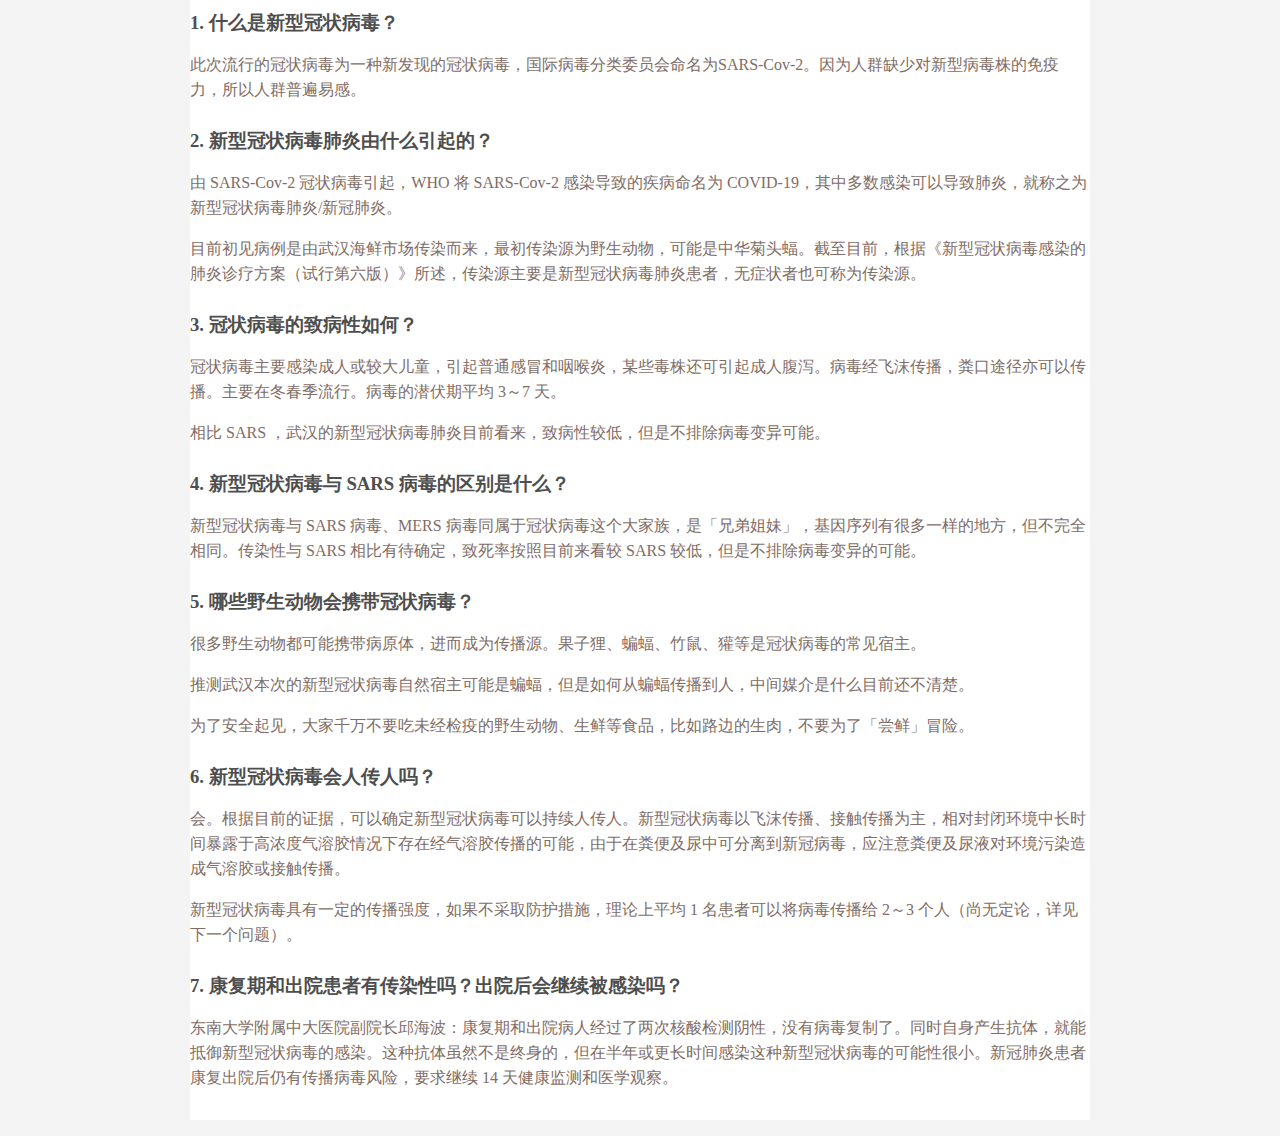
<file: HTMLS/pagetwo.html>
<!DOCTYPE html>
<html lang="en">
<head>
	<meta charset="UTF-8">
	<title>Document</title>
	<link rel="stylesheet" href="css.css">
</head>
<body>
	<div>
	<h3>1. 什么是新型冠状病毒？</h3>
	<p>此次流行的冠状病毒为一种新发现的冠状病毒，国际病毒分类委员会命名为SARS-Cov-2。因为人群缺少对新型病毒株的免疫力，所以人群普遍易感。</p>
	
	<h3>2. 新型冠状病毒肺炎由什么引起的？</h3>
	<p>由 SARS-Cov-2 冠状病毒引起，WHO 将 SARS-Cov-2 感染导致的疾病命名为 COVID-19，其中多数感染可以导致肺炎，就称之为新型冠状病毒肺炎/新冠肺炎。</p>
	<p>目前初见病例是由武汉海鲜市场传染而来，最初传染源为野生动物，可能是中华菊头蝠。截至目前，根据《新型冠状病毒感染的肺炎诊疗方案（试行第六版）》所述，传染源主要是新型冠状病毒肺炎患者，无症状者也可称为传染源。</p>



	<h3>3. 冠状病毒的致病性如何？</h3>
	<p>冠状病毒主要感染成人或较大儿童，引起普通感冒和咽喉炎，某些毒株还可引起成人腹泻。病毒经飞沫传播，粪口途径亦可以传播。主要在冬春季流行。病毒的潜伏期平均 3～7 天。</p>
	<p>相比 SARS ，武汉的新型冠状病毒肺炎目前看来，致病性较低，但是不排除病毒变异可能。</p>

	
	<h3>4. 新型冠状病毒与 SARS 病毒的区别是什么？</h3>
	<p>新型冠状病毒与 SARS 病毒、MERS 病毒同属于冠状病毒这个大家族，是「兄弟姐妹」，基因序列有很多一样的地方，但不完全相同。传染性与 SARS 相比有待确定，致死率按照目前来看较 SARS 较低，但是不排除病毒变异的可能。<p>


	<h3>5. 哪些野生动物会携带冠状病毒？</h3>
	<p>很多野生动物都可能携带病原体，进而成为传播源。果子狸、蝙蝠、竹鼠、獾等是冠状病毒的常见宿主。</p>
	<p>推测武汉本次的新型冠状病毒自然宿主可能是蝙蝠，但是如何从蝙蝠传播到人，中间媒介是什么目前还不清楚。</p>
	<p>为了安全起见，大家千万不要吃未经检疫的野生动物、生鲜等食品，比如路边的生肉，不要为了「尝鲜」冒险。</p>
	
	<h3>6. 新型冠状病毒会人传人吗？</h3>
	<p>会。根据目前的证据，可以确定新型冠状病毒可以持续人传人。新型冠状病毒以飞沫传播、接触传播为主，相对封闭环境中长时间暴露于高浓度气溶胶情况下存在经气溶胶传播的可能，由于在粪便及尿中可分离到新冠病毒，应注意粪便及尿液对环境污染造成气溶胶或接触传播。</p>
	<p>新型冠状病毒具有一定的传播强度，如果不采取防护措施，理论上平均 1 名患者可以将病毒传播给 2～3 个人（尚无定论，详见下一个问题）。</p>
	

	<h3>7. 康复期和出院患者有传染性吗？出院后会继续被感染吗？</h3>
	<p class="bottomline">东南大学附属中大医院副院长邱海波：康复期和出院病人经过了两次核酸检测阴性，没有病毒复制了。同时自身产生抗体，就能抵御新型冠状病毒的感染。这种抗体虽然不是终身的，但在半年或更长时间感染这种新型冠状病毒的可能性很小。新冠肺炎患者康复出院后仍有传播病毒风险，要求继续 14 天健康监测和医学观察。</p>
	
	</div>
</body>
</html>
</file>
<file: HTMLS/css.css>
body{
	margin: 0;
	padding:0;
	background-color: #f4f4f4;
}
div{
	width: 900px;		
	margin: 0 auto;	
	background-color: white;	
}
p,li{
	color:#7f6d66;
	line-height: 25px;
}
h3,h4{
	margin: 0;
	padding: 0;
	color:#4e4e4e;
	margin-bottom: 15px;
	padding-top: 10px;
}

.bottomline{
	padding-bottom: 30px;
}
</file>
